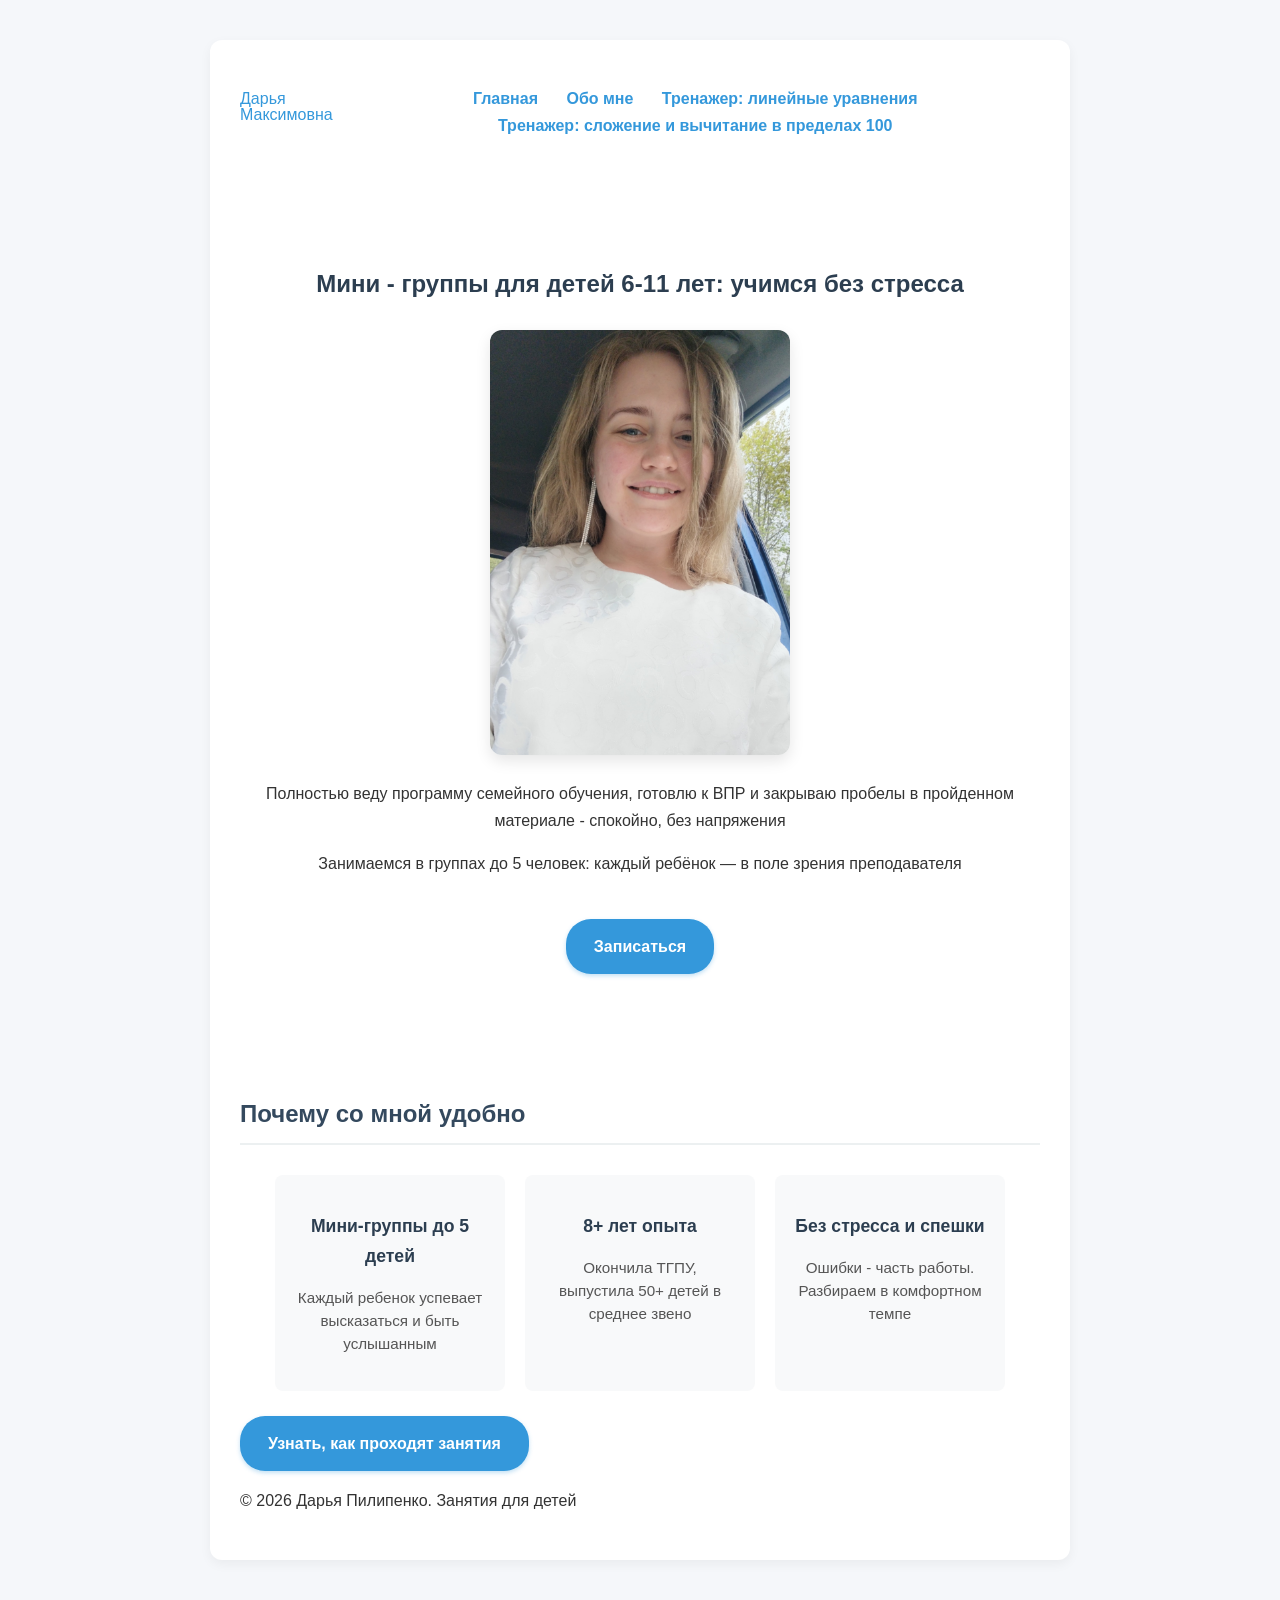
<file: index.html>
<!DOCTYPE html>
<html lang="ru">

<head>
    <meta charset="utf-8">
    <meta name="viewport" content="width=device-width, initial-scale=1.0">
    <link rel="stylesheet" href="style.css">
    <title>Дарья Максимовна - занятия для детей 6-11 лет</title>
    <link rel="icon"
        href="data:image/svg+xml,<svg xmlns='http://www.w3.org/2000/svg' viewBox='0 0 100 100'><text y='.9em' font-size='90'>📐</text></svg>">

</head>

<body>
    <div class="container">
        <header>
            <div class="header-inner">
                <a href="index.html.">Дарья Максимовна</a>
                <nav>
                    <a href="index.html">Главная</a>
                    <a href="about.html">Обо мне</a>
                    <a href="trener.html">Тренажер: линейные уравнения</a>
                    <a href="first.html">Тренажер: сложение и вычитание в пределах 100</a>
                </nav>
            </div>
        </header>

        <main>
            <section class="hero">
                <h1>Мини - группы для детей 6-11 лет: учимся без стресса</h1>
                <img src="photo1.jpg" alt="Дарья Пилипенко, репетитор начальных классов" width="300" class="hero-img">
                <p>Полностью веду программу семейного обучения, готовлю к ВПР и закрываю пробелы в пройденном материале
                    - спокойно, без напряжения</p>
                <p>Занимаемся в группах до 5 человек: каждый ребёнок — в поле зрения преподавателя</p>
                <a href="about.html" class="btn">Записаться</a>
            </section>

            <section class="features-section">
                <h2>Почему со мной удобно</h2>
                <div class="features">
                    <div class="feature-card">
                        <h3>Мини-группы до 5 детей</h3>
                        <p>Каждый ребенок успевает высказаться и быть услышанным</p>
                    </div>
                    <div class="feature-card">
                        <h3>8+ лет опыта</h3>
                        <p>Окончила ТГПУ, выпустила 50+ детей в среднее звено</p>
                    </div>
                    <div class="feature-card">
                        <h3>Без стресса и спешки</h3>
                        <p>Ошибки - часть работы. Разбираем в комфортном темпе</p>
                    </div>
                </div>
            </section>

            <a href="about.html" class="btn">Узнать, как проходят занятия</a>
        </main>
        <footer>
            <p>© 2026 Дарья Пилипенко. Занятия для детей</p>
        </footer>
    </div>
</body>

</html>
</file>
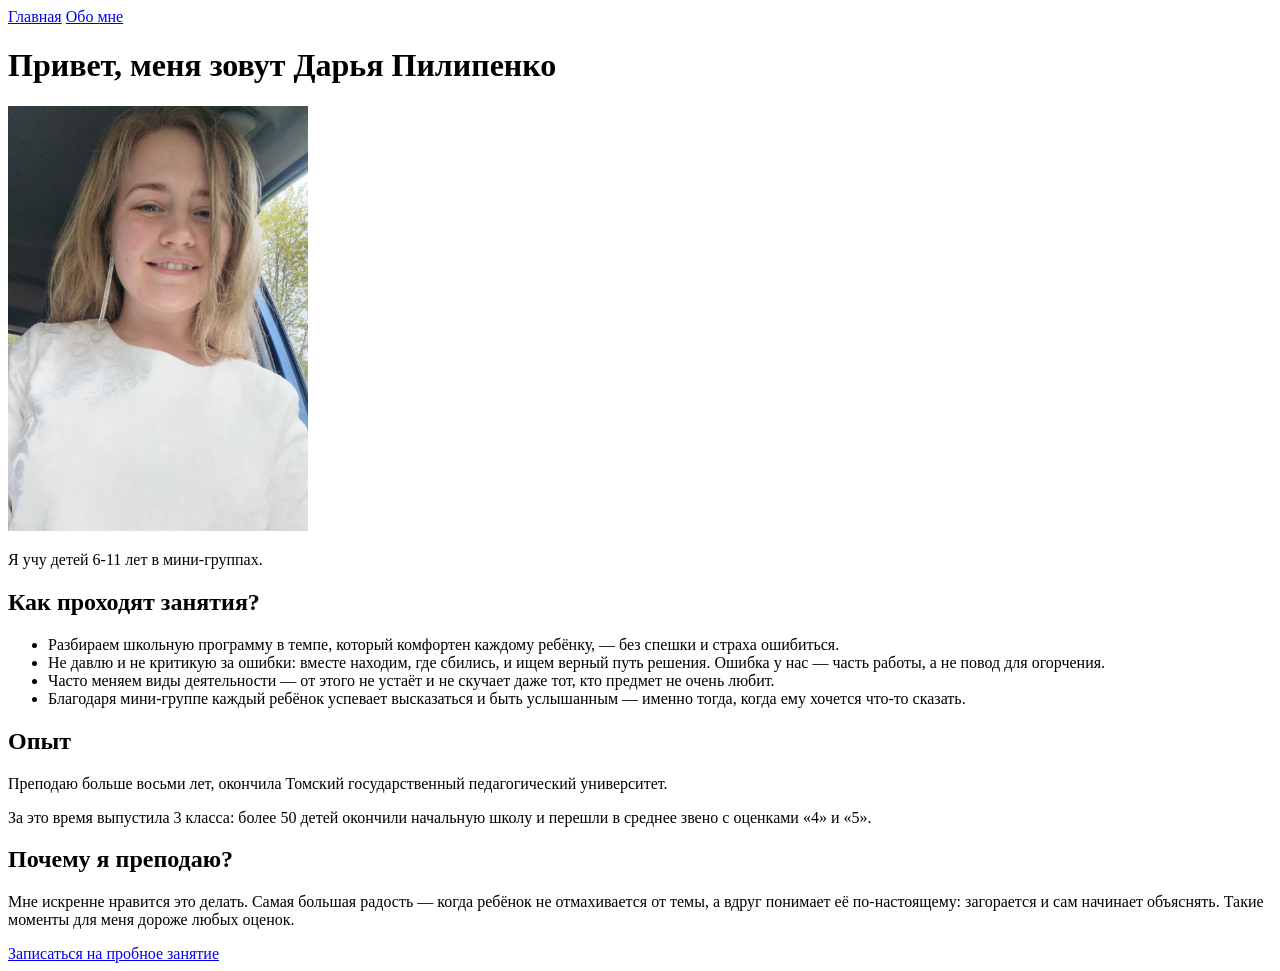
<file: about me.html>
<!DOCTYPE html>
<html lang="ru">
    <head>
        <meta charset="utf-8">
        <title>Обо мне</title>
    </head>
    <body>
        <nav>
            <a href="index.html">Главная</a>
            <a href="about.html">Обо мне</a>
        </nav>

        <h1>Привет, меня зовут Дарья Пилипенко</h1>
        <img src="photo.jpg" alt="Дарья Пилипенко, преподаватель начальных классов" width="300">
        <p>Я учу детей 6-11 лет в мини-группах.</p>
        <h2>Как проходят занятия?</h2>
        <ul>
            <li>Разбираем школьную программу в темпе, который комфортен каждому ребёнку, — без спешки и страха ошибиться.</li>
            <li>Не давлю и не критикую за ошибки: вместе находим, где сбились, и ищем верный путь решения. Ошибка у нас — часть работы, а не повод для огорчения.</li>
            <li>Часто меняем виды деятельности — от этого не устаёт и не скучает даже тот, кто предмет не очень любит.</li>
            <li>Благодаря мини-группе каждый ребёнок успевает высказаться и быть услышанным — именно тогда, когда ему хочется что-то сказать.</li>
        </ul>
        <h2>Опыт</h2>
            <p>Преподаю больше восьми лет, окончила Томский государственный педагогический университет.</p>
            <p>За это время выпустила 3 класса: более 50 детей окончили начальную школу и перешли в среднее звено с оценками «4» и «5».</p>
        <h2>Почему я преподаю?</h2>
            <p>Мне искренне нравится это делать. Самая большая радость — когда ребёнок не отмахивается от темы, а вдруг понимает её по-настоящему: загорается и сам начинает объяснять. Такие моменты для меня дороже любых оценок.</p>
        
            <a href="index.html">Записаться на пробное занятие</a>

    </body>
</html>
</file>
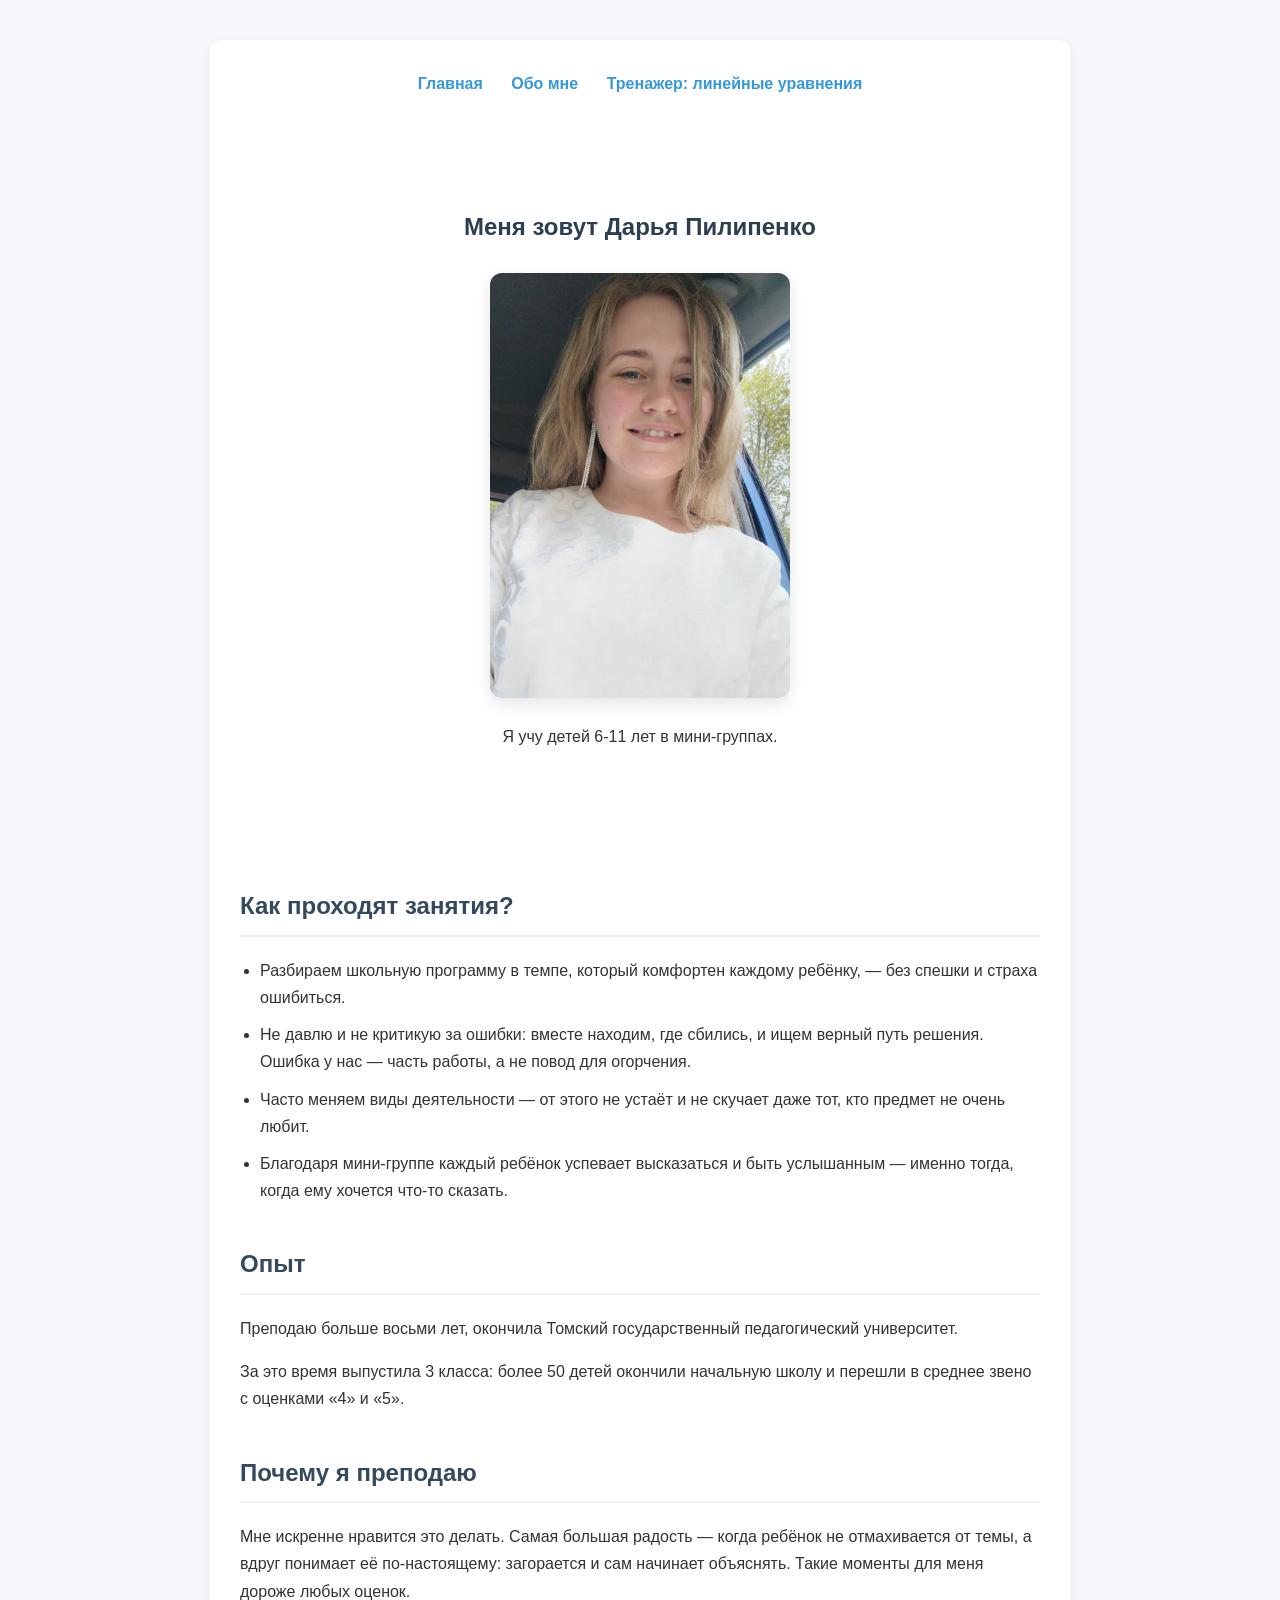
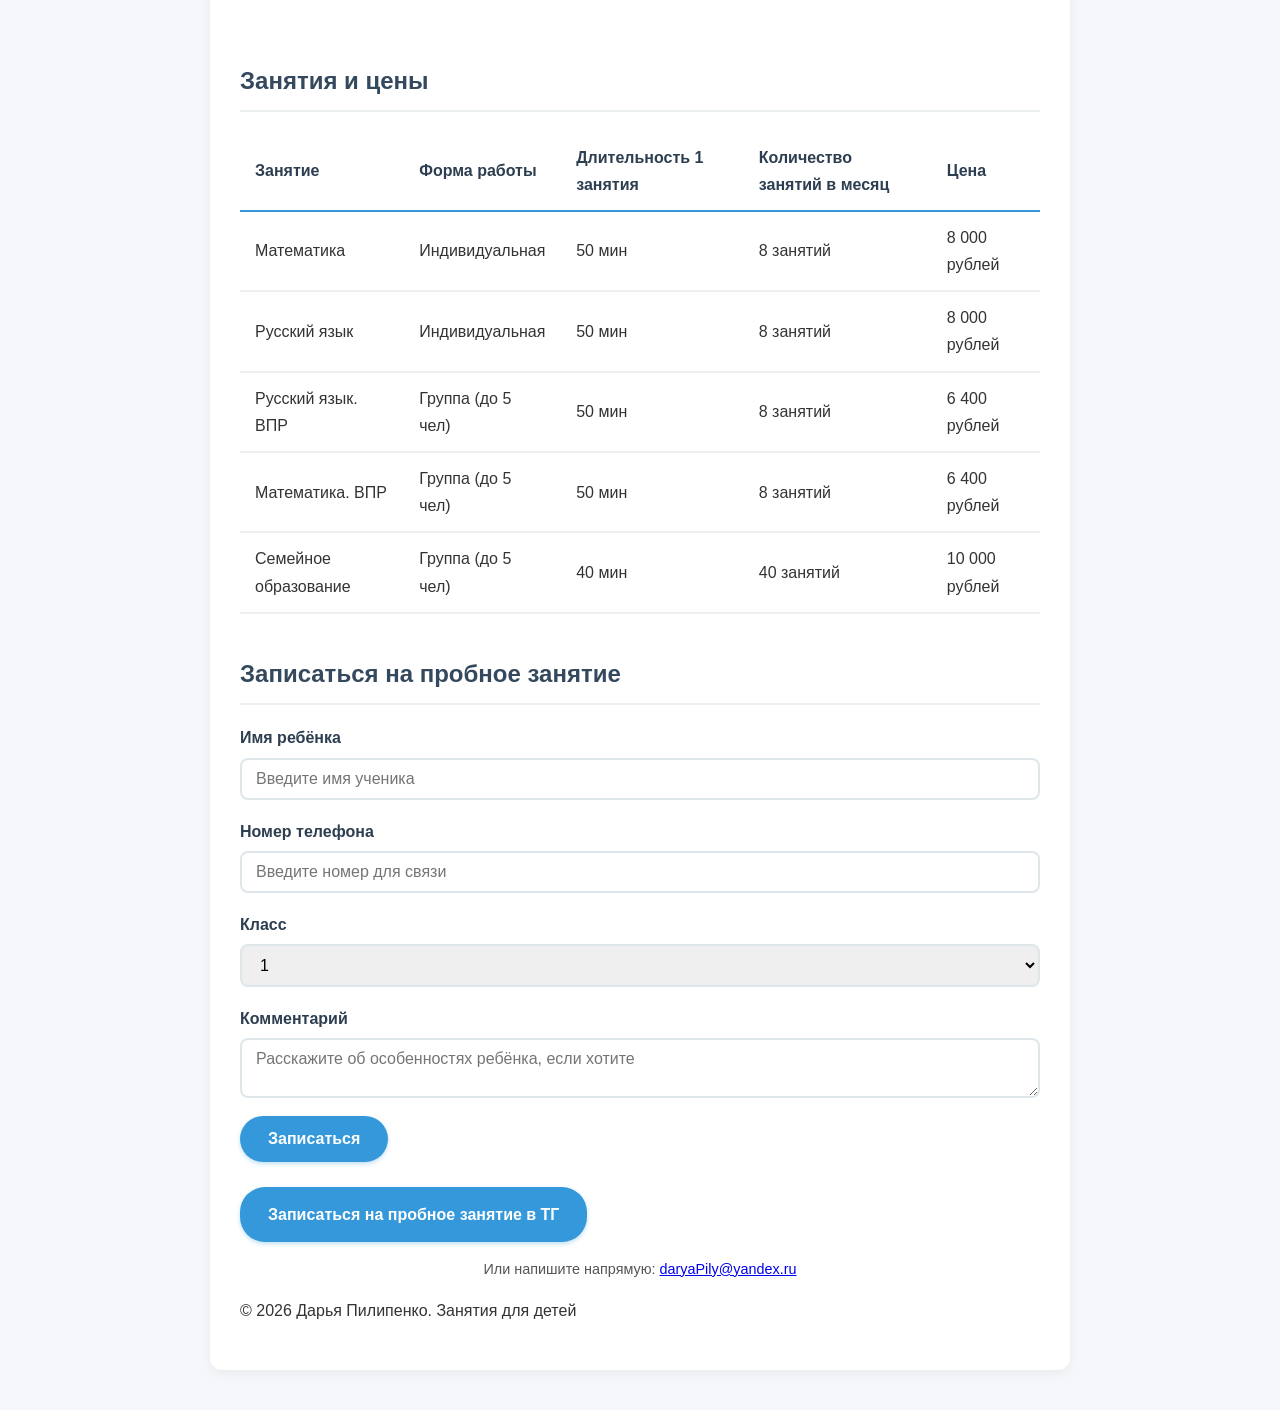
<file: about.html>
<!DOCTYPE html>
<html lang="ru">

<head>
    <meta charset="utf-8">
    <meta name="viewport" content="width=device-width, initial-scale=1.0">
    <link rel="stylesheet" href="style.css">
    <title>Обо мне - Дарья Максимовна</title>
    <link rel="icon"
        href="data:image/svg+xml,<svg xmlns='http://www.w3.org/2000/svg' viewBox='0 0 100 100'><text y='.9em' font-size='90'>📐</text></svg>">

</head>

<body>
    <div class="container">
        <header>
            <nav>
                <a href="index.html">Главная</a>
                <a href="about.html">Обо мне</a>
                <a href="trener.html">Тренажер: линейные уравнения</a>
            </nav>
        </header>
        <main>
            <section class="hero">
                <h1>Меня зовут Дарья Пилипенко</h1>
                <img src="photo1.jpg" alt="Дарья Пилипенко, преподаватель начальных классов" width="300"
                    class="hero-img">
                <p>Я учу детей 6-11 лет в мини-группах.</p>
            </section>

            <section class="lesson-section">
                <h2>Как проходят занятия?</h2>
                <ul>
                    <li>Разбираем школьную программу в темпе, который комфортен каждому ребёнку, — без спешки и страха
                        ошибиться.</li>
                    <li>Не давлю и не критикую за ошибки: вместе находим, где сбились, и ищем верный путь решения.
                        Ошибка у
                        нас
                        — часть работы, а не повод для огорчения.</li>
                    <li>Часто меняем виды деятельности — от этого не устаёт и не скучает даже тот, кто предмет не очень
                        любит.
                    </li>
                    <li>Благодаря мини-группе каждый ребёнок успевает высказаться и быть услышанным — именно тогда,
                        когда
                        ему
                        хочется что-то сказать.</li>
                </ul>
            </section>

            <section class="lesson-section">
                <h2>Опыт</h2>
                <p>Преподаю больше восьми лет, окончила Томский государственный педагогический университет.</p>
                <p>За это время выпустила 3 класса: более 50 детей окончили начальную школу и перешли в среднее звено с
                    оценками
                    «4» и «5».</p>
            </section>

            <section class="lesson-section">
                <h2>Почему я преподаю</h2>
                <p>Мне искренне нравится это делать. Самая большая радость — когда ребёнок не отмахивается от темы, а
                    вдруг
                    понимает её по-настоящему: загорается и сам начинает объяснять. Такие моменты для меня дороже любых
                    оценок.
                </p>
            </section>

            <section class="pricing">
                <div class="wrapper">
                    <h2>Занятия и цены</h2>
                    <table>
                        <thead>
                            <tr>
                                <th>Занятие</th>
                                <th>Форма работы</th>
                                <th>Длительность 1 занятия</th>
                                <th>Количество занятий в месяц</th>
                                <th>Цена</th>
                            </tr>
                        </thead>
                        <tbody>
                            <tr>
                                <td>Математика</td>
                                <td>Индивидуальная</td>
                                <td>50 мин</td>
                                <td>8 занятий</td>
                                <td>8 000 рублей</td>
                            </tr>
                            <tr>
                                <td>Русский язык</td>
                                <td>Индивидуальная</td>
                                <td>50 мин</td>
                                <td>8 занятий</td>
                                <td>8 000 рублей</td>
                            </tr>
                            <tr>
                                <td>Русский язык. ВПР</td>
                                <td>Группа (до 5 чел)</td>
                                <td>50 мин</td>
                                <td>8 занятий</td>
                                <td>6 400 рублей</td>
                            </tr>
                            <tr>
                                <td>Математика. ВПР</td>
                                <td>Группа (до 5 чел)</td>
                                <td>50 мин</td>
                                <td>8 занятий</td>
                                <td>6 400 рублей</td>
                            </tr>
                            <tr>
                                <td>Семейное образование</td>
                                <td>Группа (до 5 чел)</td>
                                <td>40 мин</td>
                                <td>40 занятий</td>
                                <td>10 000 рублей</td>
                            </tr>
                        </tbody>
                    </table>
                </div>
            </section>

            <section class="signup-section">
                <h2>Записаться на пробное занятие</h2>
                <form action="https://formspree.io/f/xgaalkqw" method="POST">
                    <label for="child-name">Имя ребёнка</label>
                    <input type="text" id="child-name" placeholder="Введите имя ученика" name="child-name">

                    <label for="child-phone">Номер телефона</label>
                    <input type="tel" id="child-phone" placeholder="Введите номер для связи" name="child-phone">

                    <label for="child-class">Класс</label>
                    <select id="child-class" name="child-class">
                        <option>1</option>
                        <option>2</option>
                        <option>3</option>
                        <option>4</option>
                    </select>
                    <label for="child-comment">Комментарий</label>
                    <textarea name="child-comment" id="child-comment"
                        placeholder="Расскажите об особенностях ребёнка, если хотите"></textarea>
                    <button>Записаться</button>
                </form>
            </section>

            <a href="https://t.me/daryap24" class="btn">Записаться на пробное занятие в ТГ</a>
            <p class="contact-note">Или напишите напрямую: <a href="mailto:daryaPily@yandex.ru">daryaPily@yandex.ru</a>
            </p>
        </main>
        <footer>
            <p>© 2026 Дарья Пилипенко. Занятия для детей</p>
        </footer>
    </div>
</body>

</html>
</file>
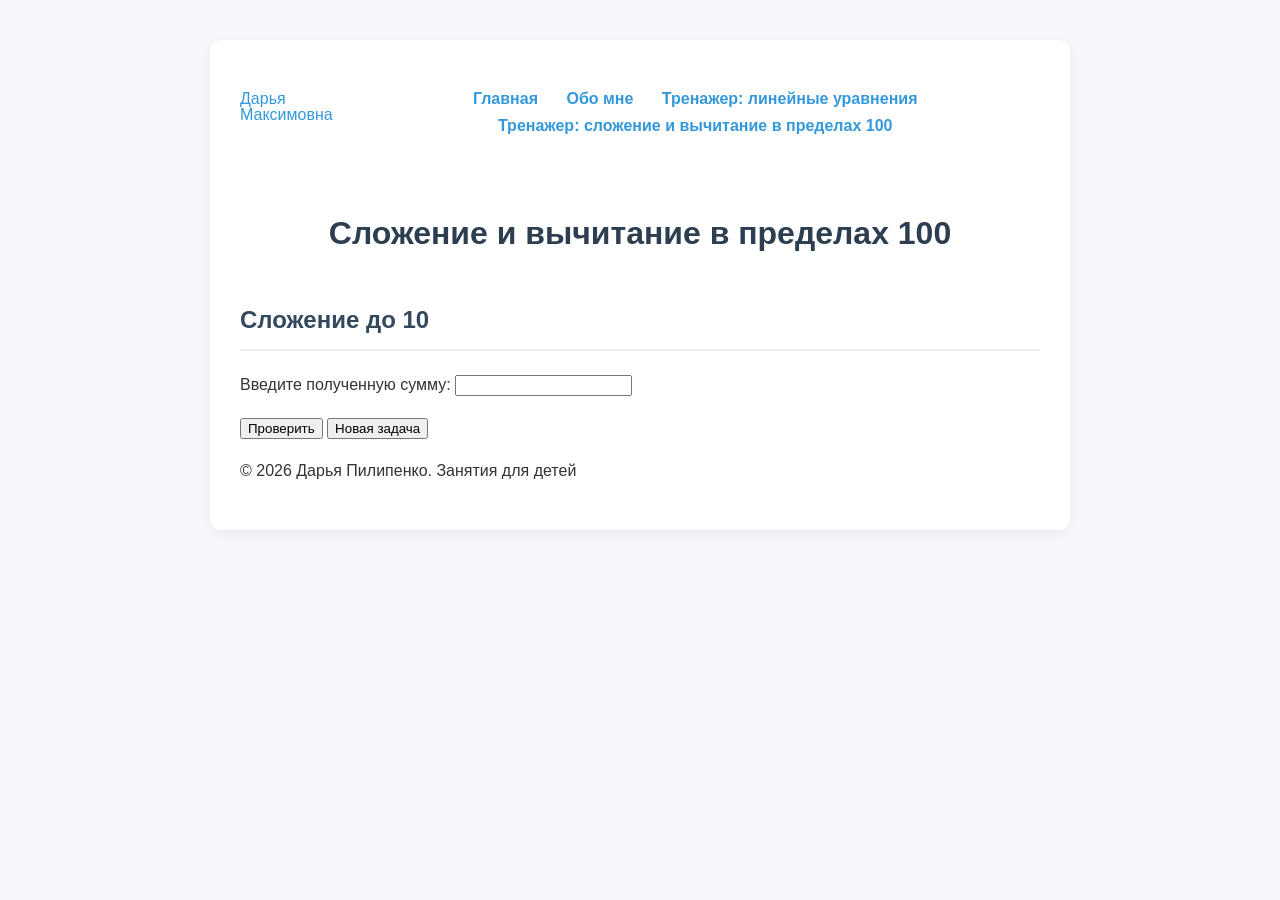
<file: first.html>
<!DOCTYPE html>
<html lang="ru">

<head>
    <meta charset="utf-8">
    <meta name="viewport" content="width=device-width, initial-scale=1.0">
    <link rel="stylesheet" href="style.css">
    <title>Дарья Максимовна - занятия для детей 6-11 лет</title>
    <link rel="icon"
        href="data:image/svg+xml,<svg xmlns='http://www.w3.org/2000/svg' viewBox='0 0 100 100'><text y='.9em' font-size='90'>📐</text></svg>">

</head>

<body>
    <div class="container">
        <header>
            <div class="header-inner">
                <a href="index.html">Дарья Максимовна</a>
                <nav>
                    <a href="index.html">Главная</a>
                    <a href="about.html">Обо мне</a>
                    <a href="trener.html">Тренажер: линейные уравнения</a>
                    <a href="first.html">Тренажер: сложение и вычитание в пределах 100</a>
                </nav>
            </div>
        </header>

        <main>
            <h1>Сложение и вычитание в пределах 100</h1>

            <section>
                <h2>Сложение до 10</h2>
                <div id="addition"></div>
                <p id = "feedback"></p>
                <p>Введите полученную сумму: <input id="answer" type="number"></p>

                <p class="button">
                    <button id="checkButton">Проверить</button>
                    <button id="newTask">Новая задача</button>
                </p>

                <p id="check"></p>
            </section>
        </main>
        <script src="scriptFirst.js"></script>
        <footer>
            <p>© 2026 Дарья Пилипенко. Занятия для детей</p>
        </footer>
    </div>
</body>

</html>
</file>
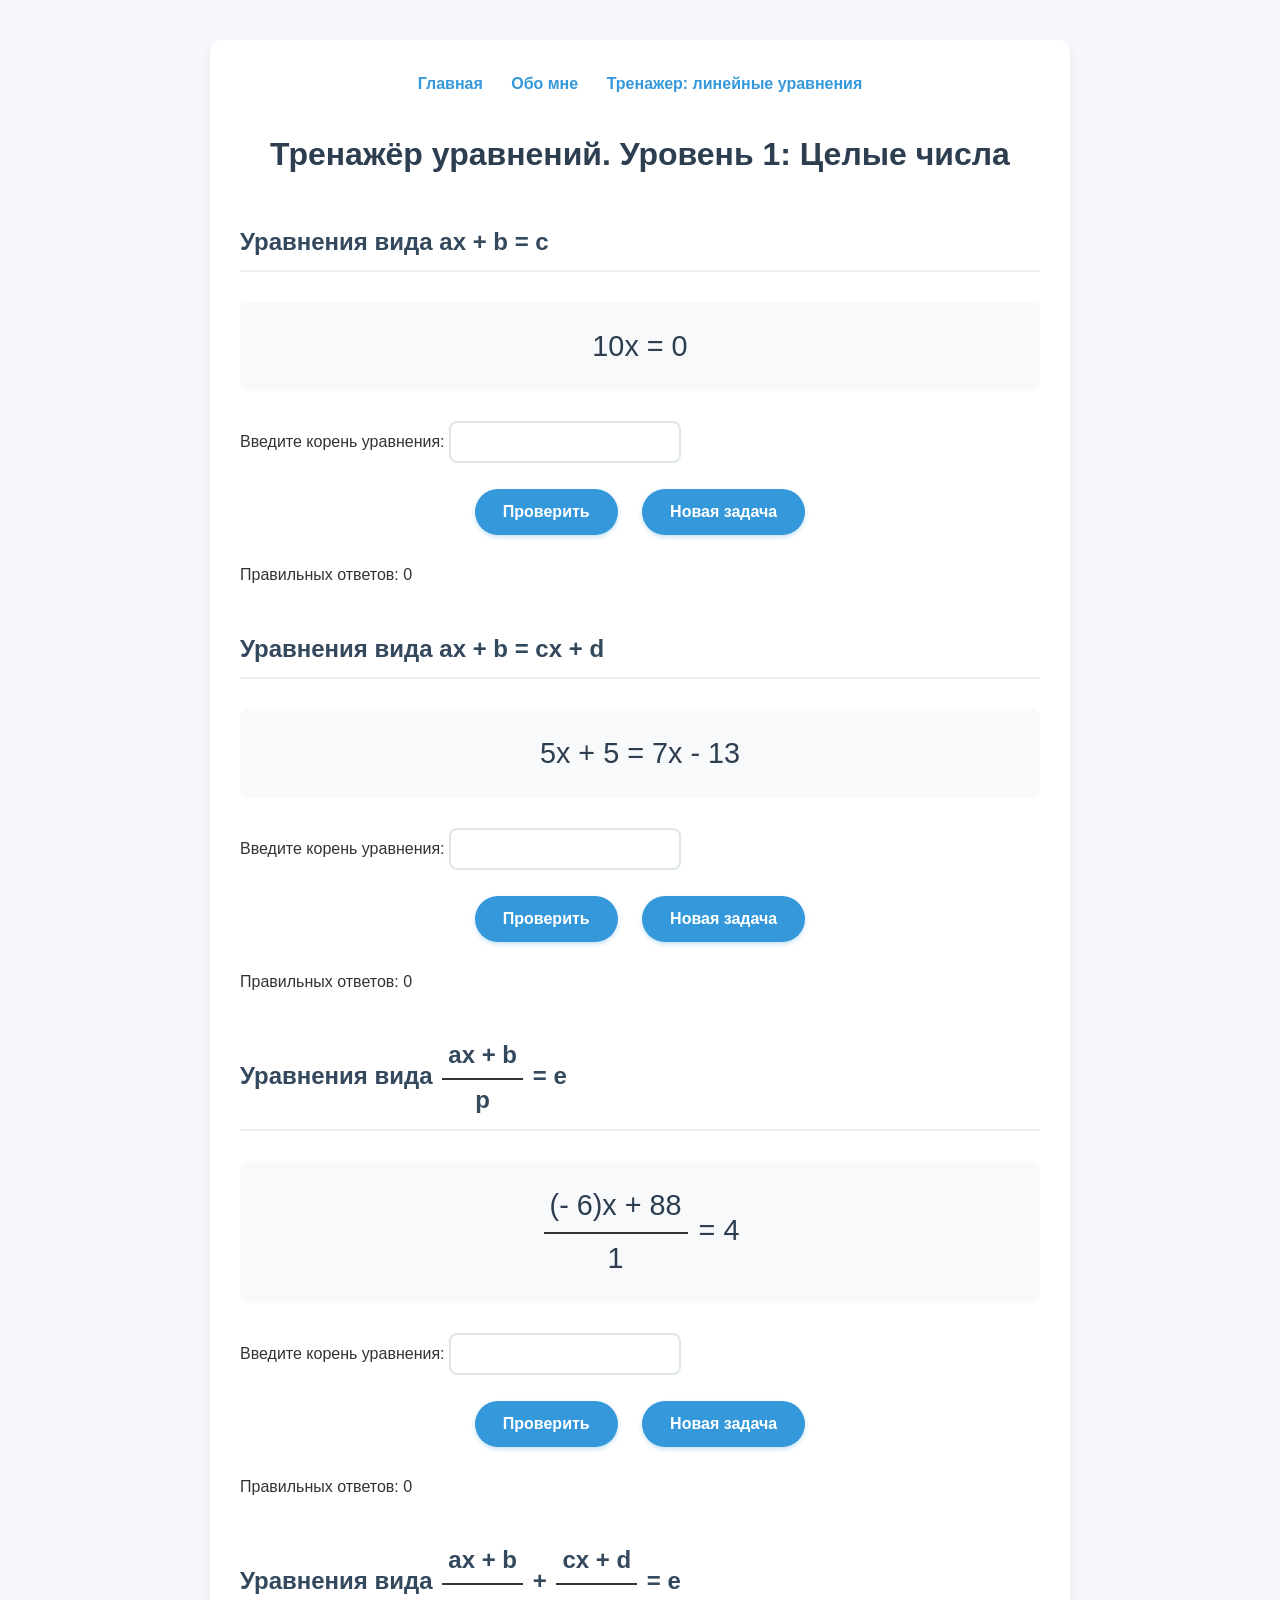
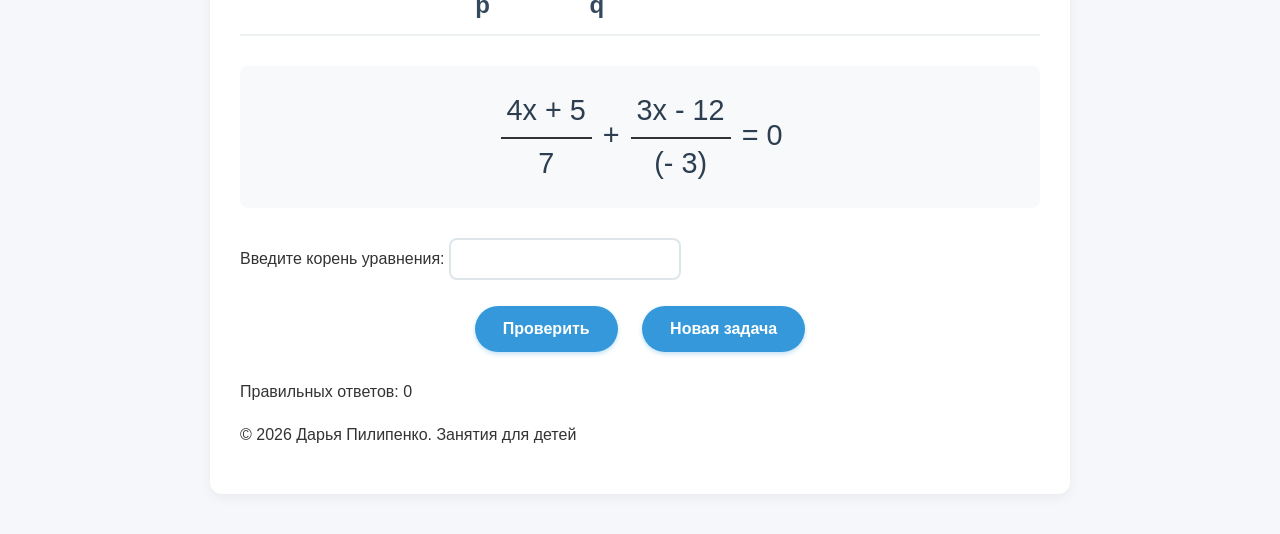
<file: trener.html>
<!DOCTYPE html>
<html>

<head>
    <meta charset="utf-8">
    <meta name="viewport" content="width=device-width, initial-scale=1.0">
    <link rel="stylesheet" href="style.css">
    <title>Тренажёр: линейные уравнения</title>
    <link rel="icon" href="data:image/svg+xml,<svg xmlns='http://www.w3.org/2000/svg' viewBox='0 0 100 100'><text y='.9em' font-size='90'>📐</text></svg>">

</head>

<body>
    <div class="container">
        <header>
                <nav>
                    <a href="index.html">Главная</a>
                    <a href="about.html">Обо мне</a>
                    <a href="trener.html">Тренажер: линейные уравнения</a>
                </nav>
        </header>
        
        <main>

        <h1>Тренажёр уравнений. Уровень 1: Целые числа</h1>

        <section>
            <h2>Уравнения вида ax + b = c</h2>
            <div id="уравнение"></div>
            <p>Введите корень уравнения: <input id="ответ" type="number"></p>

            <p class="кнопки">
                <button id="проверить">Проверить</button>
                <button id="новаяЗадача">Новая задача</button>
            </p>

            <p id="счет"></p>
        </section>

        <section>
            <h2>Уравнения вида ax + b = cx + d</h2>
            <div id="уравнение1"></div>
            <p>Введите корень уравнения: <input id="ответ1" type="number"></p>

            <p class="кнопки">
                <button id="проверить1">Проверить</button>
                <button id="новаяЗадача1">Новая задача</button>
            </p>

            <p id="счет1"></p>
        </section>

        <section>
            <h2>Уравнения вида <span class="дробь"><span class="числитель">ax + b</span><span
                        class="знаменатель">p</span></span> = e</h2>
            <div id="уравнение2"></div>
            <p>Введите корень уравнения: <input id="ответ2" type="number"></p>

            <p class="кнопки">
                <button id="проверить2">Проверить</button>
                <button id="новаяЗадача2">Новая задача</button>
            </p>

            <p id="счет2"></p>
        </section>

        <section>
            <h2>Уравнения вида <span class="дробь"><span class="числитель">ax + b</span><span
                        class="знаменатель">p</span></span> + <span class="дробь"><span class="числитель">cx +
                        d</span><span class="знаменатель">q</span></span> = e</h2>
            <div id="уравнение3"></div>
            <p>Введите корень уравнения: <input id="ответ3" type="number"></p>

            <p class="кнопки">
                <button id="проверить3">Проверить</button>
                <button id="новаяЗадача3">Новая задача</button>
            </p>

            <p id="счет3"></p>
        </section>
        </main>
        <footer>
            <p>© 2026 Дарья Пилипенко. Занятия для детей</p>
        </footer>
    </div>
    <script src="script.js"></script>
</body>

</html>
</file>
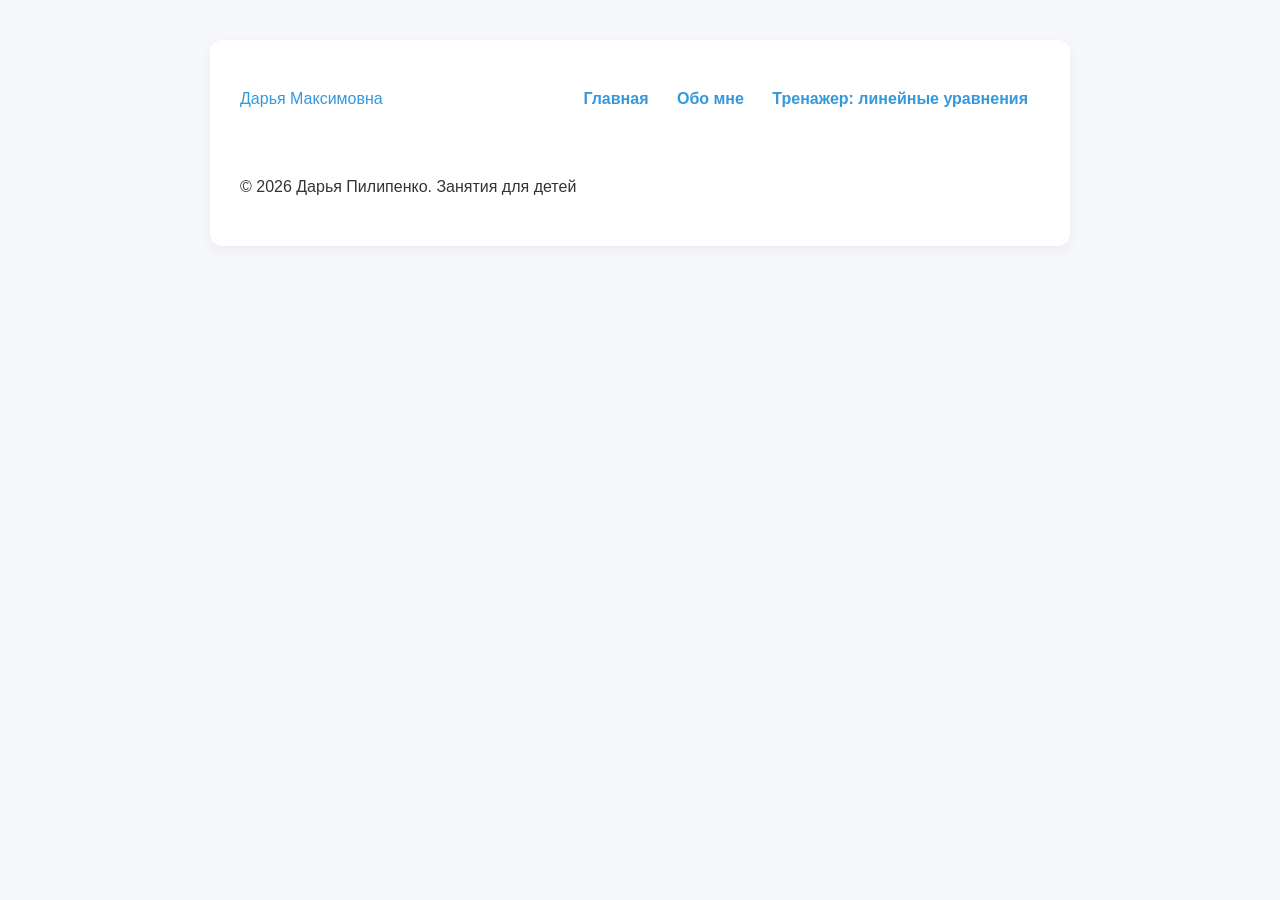
<file: zapisi.html>
<!DOCTYPE html>
<html lang="ru">

<head>
    <meta charset="utf-8">
    <meta name="viewport" content="width=device-width, initial-scale=1.0">
    <link rel="stylesheet" href="style.css">
    <title>Дарья Максимовна - занятия для детей 6-11 лет</title>
    <link rel="icon" href="data:image/svg+xml,<svg xmlns='http://www.w3.org/2000/svg' viewBox='0 0 100 100'><text y='.9em' font-size='90'>📐</text></svg>">

</head>

<body>
    <div class="container">
        <header>
            <div class="header-inner">
                <a href="index.html" >Дарья Максимовна</a>
            <nav>
                <a href="index.html">Главная</a>
                <a href="about.html">Обо мне</a>
                <a href="trener.html">Тренажер: линейные уравнения</a>
            </nav>
            </div>
        </header>

        <main>
            
        </main>
        <footer>
            <p>© 2026 Дарья Пилипенко. Занятия для детей</p>
        </footer>
    </div>
</body>

</html>
</file>
<file: style.css>
/* style.css */

/* Общие настройки для всей страницы */
body {
  font-family: Arial, Helvetica, sans-serif; /* Шрифт: простой, читаемый, как в учебниках */
  background-color: #f5f7fa; /* Спокойный светло-серый фон — не белый, чтобы не слепило */
  color: #333; /* Тёмно-серый текст — мягче, чем чёрный */
  line-height: 1.7; /* Межстрочный интервал: чтобы текст «дышал» и легко читался */
  margin: 0;
  padding: 0;
}

/* Контейнер — как рамка вокруг основного контента */
.container {
  max-width: 800px; /* Не растягиваем текст на весь экран: так читать удобнее */
  margin: 40px auto; /* Отступ сверху и снизу + центрирование по горизонтали */
  padding: 30px;
  background: #ffffff; /* Белый фон под контентом */
  border-radius: 12px; /* Скруглённые углы — дружелюбнее, чем прямые */
  box-shadow: 0 4px 12px rgba(0, 0, 0, 0.05); /* Лёгкая тень, будто карточка приподнята */
}

/* Контейнер для верхней линии flex */
.header-inner {
display: flex;
justify-content: space-between;
align-items: baseline;
padding: 15px 0;
}

.header-inner a{
color:  #3498db;
text-decoration: none;
line-height: 1;
}

.header-inner a:hover {
color: #2c3e50;
}

/* Заголовки: делаем их заметными, но спокойными */
h1 {
  text-align: center;
  color: #2c3e50; /* Тёмно-синий, почти графитовый — солидно */
  margin-bottom: 10px;
}

h2 {
  color: #34495e;
  border-bottom: 2px solid #ecf0f1; /* Тонкая линия под заголовком */
  padding-bottom: 8px;
  margin-top: 40px;
}

/* Навигация: аккуратные ссылки сверху */
nav {
  margin-bottom: 30px;
  text-align: center; /* Центрируем меню */
}

nav a {
  display: inline-block;
  margin: 0 12px;
  color: #3498db; /* Приятный синий */
  text-decoration: none; /* Убираем подчёркивание */
  font-weight: 600;
  transition: color 0.3s ease; /* Плавное изменение цвета при наведении */
}

nav a:hover {
  color: #2980b9; /* Чуть темнее при наведении — сигнал, что ссылка активна */
}

/* Списки: делаем пункты аккуратными, с отступами */
ul {
  list-style-type: disc; /* Стандартные точки */
  padding-left: 20px;
}

ul li {
  margin-bottom: 10px;
}

/* Фото: центрируем и делаем адаптивным */
img {
  display: block;
  margin: 25px auto; /* Центрирование по горизонтали */
  max-width: 100%; /* Если фото большое — сожмётся, если маленькое — останется как есть */
  height: auto;
  border-radius: 8px; /* Лёгкое скругление у фото — дружелюбнее */
}

/* Класс hero на главной страничке*/
.hero {
padding: 60px 20px 80px;
text-align: center;
}

/* Кнопки: превращаем ссылки в кнопки */
.btn {
  display: inline-block;
  margin-top: 25px;
  padding: 14px 28px;
  background-color: #3498db; /* Синий фон */
  color: white;
  text-decoration: none;
  border-radius: 25px; /* Скругление углов кнопки */
  font-weight: bold;
  box-shadow: 0 2px 4px rgba(52, 152, 219, 0.3); /* Лёгкая тень под кнопкой */
  transition: all 0.3s ease;
}

.btn:hover {
  background-color: #2980b9; /* При наведении чуть темнее */
  transform: translateY(-2px); /* Лёгкий подъём кнопки вверх */
  box-shadow: 0 4px 8px rgba(52, 152, 219, 0.4); /* Тень чуть заметнее */
}

.btn:active {
  transform: translateY(0);
  box-shadow: 0 1px 2px rgba(52, 152, 219, 0.3);
}

/* Адаптивность: на телефонах контейнер будет занимать почти всю ширину */
@media (max-width: 600px) {
  .container {
    margin: 15px;
    padding: 20px;
  }
}

/* Стиль для строки - перевода на почту */
.contact-note {
  text-align: center; 
  font-size: 0.9rem; 
  color: #555;
}


/* Стиль для главного фото на главной странице */
.hero-img {
  display: block;
  margin: 25px auto;
  max-width: 100%;
  width: 300px;
  border-radius: 12px;
  box-shadow: 0 6px 15px rgba(0, 0, 0, 0.1);
}

/* Контейнер для карточек: выстраиваем их в ряд */
.features {
  display: flex;
  flex-wrap: wrap;
  gap: 20px; /* карточки не слипаются друг с другом */
  justify-content: center;
  margin-top: 30px;
}

/* Сама карточка */
.feature-card {
  background: #f8f9fa;
  padding: 20px; /* текст внутри не прилипает к краям карточки */
  border-radius: 8px;
  width: 230px; /* было 300px, карточки встали в два ряда */ 
  box-sizing: border-box; /* ширина включает padding и border */
  text-align: center;
}

.feature-card h3 {
  color: #2c3e50;
  margin-bottom: 10px;
  font-size: 1.1rem;
}

.feature-card p {
  font-size: 0.95rem;
  color: #555;
  line-height: 1.5;
}

/* Адаптивность: на телефонах карточки встают в колонку */
@media (max-width: 600px) {
  .features {
    flex-direction: column;
  }
  .feature-card {
    width: 100%;
  }
}
/* Тренажёр: уравнение крупным шрифтом в центре */
#уравнение,
#уравнение1,
#уравнение2,
#уравнение3 {
  font-size: 1.8rem; /* крупно — это главный объект страницы */
  text-align: center;
  color: #2c3e50; /* тот же графитовый, что у заголовков */
  background: #f8f9fa; /* светлая плашка, как у карточек */
  padding: 20px;
  border-radius: 8px;
  margin: 30px 0;
}

/* Тренажёр: кнопка «Новая задача» в стиле a.btn */
#новаяЗадача,
#новаяЗадача1,
#новаяЗадача2,
#новаяЗадача3,
#проверить,
#проверить1,
#проверить2,
#проверить3 {
  display: inline-block;
  margin: 10px;
  padding: 14px 28px;
  background-color: #3498db;
  color: white;
  border: none; /* у настоящих кнопок браузер рисует рамку — снимаем */
  border-radius: 25px;
  font-size: 1rem;
  font-weight: bold;
  cursor: pointer; /* стрелка превращается в руку при наведении */
  box-shadow: 0 2px 4px rgba(52, 152, 219, 0.3);
  transition: all 0.3s ease;
}

#новаяЗадача:hover,
#новаяЗадача1:hover,
#новаяЗадача2:hover,
#новаяЗадача3:hover,
#проверить:hover,
#проверить1:hover,
#проверить2:hover,
#проверить3:hover {
  background-color: #2980b9;
  transform: translateY(-2px);
  box-shadow: 0 4px 8px rgba(52, 152, 219, 0.4);
}

#новаяЗадача:active,
#новаяЗадача1:active,
#новаяЗадача2:active,
#новаяЗадача3:active,
#проверить:active,
#проверить1:active,
#проверить2:active,
#проверить3:active {
  transform: translateY(0);
  box-shadow: 0 1px 2px rgba(52, 152, 219, 0.3);
}
.кнопки {
  text-align: center;
}
#ответ,
#ответ1,
#ответ2,
#ответ3 {
  padding: 10px 14px;
  border: 2px solid #dfe6e9;
  border-radius: 8px;
  font-size: 1rem;
  outline: none;
  transition: border-color 0.3s ease;
}

#ответ:focus,
#ответ1:focus,
#ответ2:focus,
#ответ3:focus {
  border-color: #3498db;
}

.дробь {
    display: inline-block;
    vertical-align: middle;
    text-align: center;
    margin: 0 3px;
}
.числитель, .знаменатель {
    display: block;
    padding: 0 6px;
}
.числитель {
    border-bottom: 2px solid #333;
    padding-bottom: 2px;
}

/* ============ Форма записи на пробное занятие ============ */

/* Подписи над полями */
.signup-section label {
    display: block;
    margin-bottom: 6px;
    font-weight: 600;
    color: #2c3e50;
}

/* Все поля одним махом — групповой селектор */
.signup-section input,
.signup-section select,
.signup-section textarea {
    display: block;
    width: 100%;
    box-sizing: border-box; /* ширина включает padding и border — как у карточек */
    padding: 10px 14px;
    margin-bottom: 18px;
    border: 2px solid #dfe6e9; /* та же рамка, что у полей ответа тренажёра */
    border-radius: 8px;
    font-family: inherit; /* возвращаем полям шрифт сайта */
    font-size: 1rem;
    outline: none;
    transition: border-color 0.3s ease;
}

/* Фокус: синяя рамка — как у полей ввода в тренажёре */
.signup-section input:focus,
.signup-section select:focus,
.signup-section textarea:focus {
    border-color: #3498db;
}

/* Кнопка отправки — в стиле кнопок тренажёра */
.signup-section button {
    display: inline-block;
    padding: 14px 28px;
    background-color: #3498db;
    color: white;
    border: none;
    border-radius: 25px;
    font-size: 1rem;
    font-weight: bold;
    cursor: pointer;
    box-shadow: 0 2px 4px rgba(52, 152, 219, 0.3);
    transition: all 0.3s ease;
}

.signup-section button:hover {
    background-color: #2980b9;
    transform: translateY(-2px);
    box-shadow: 0 4px 8px rgba(52, 152, 219, 0.4);
}

.signup-section button:active {
    transform: translateY(0);
    box-shadow: 0 1px 2px rgba(52, 152, 219, 0.3);
}

/* ============ Таблица занятий и цен ============ */

.pricing table {
    width: 100%;
    border-collapse: collapse; /* убирает двойные рамки между ячейками */
}

.pricing th,
.pricing td {
    padding: 12px 15px;
    text-align: left;
    border-bottom: 2px solid #ecf0f1; /* та же линия, что под заголовками h2 */
}

.pricing th {
    color: #2c3e50;
    border-bottom: 2px solid #3498db; /* синяя линия под шапкой — как у h2, но акцентнее */
}

.wrapper {
  overflow-x: auto;
}
</file>
